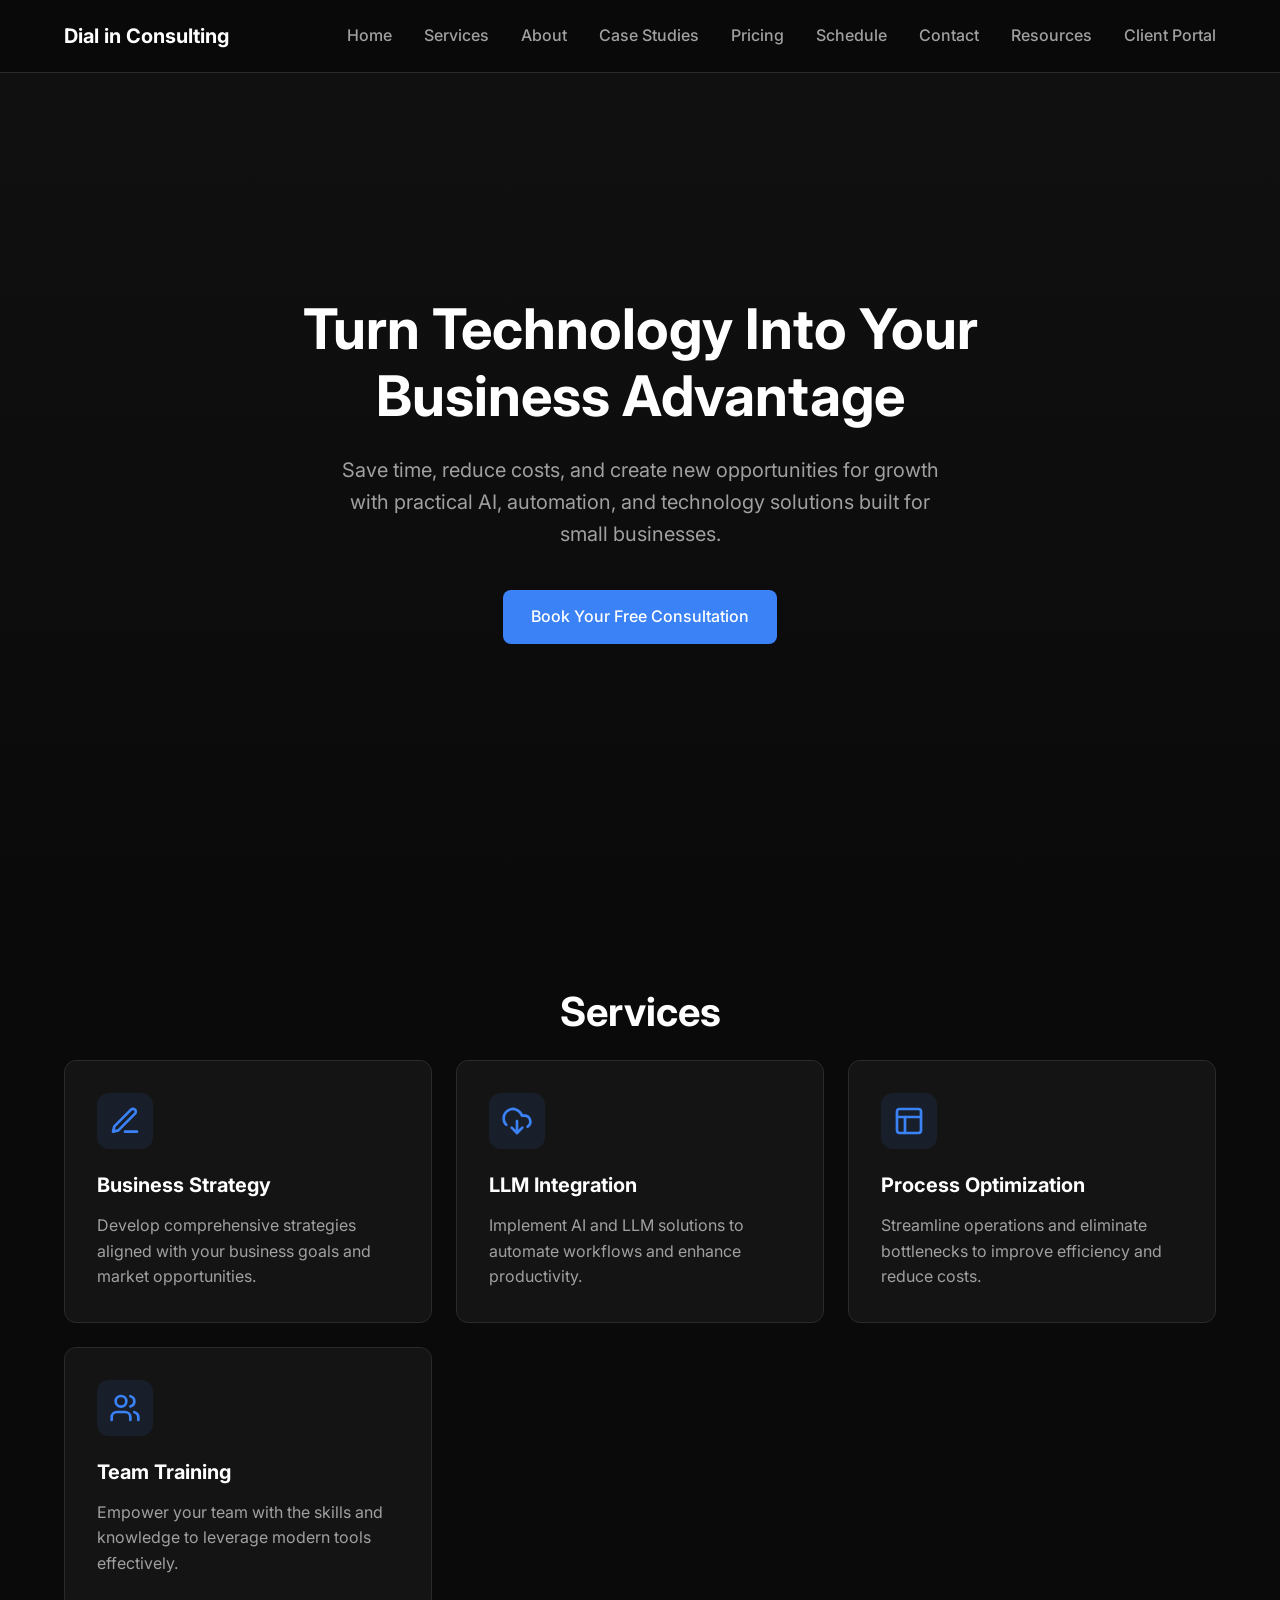
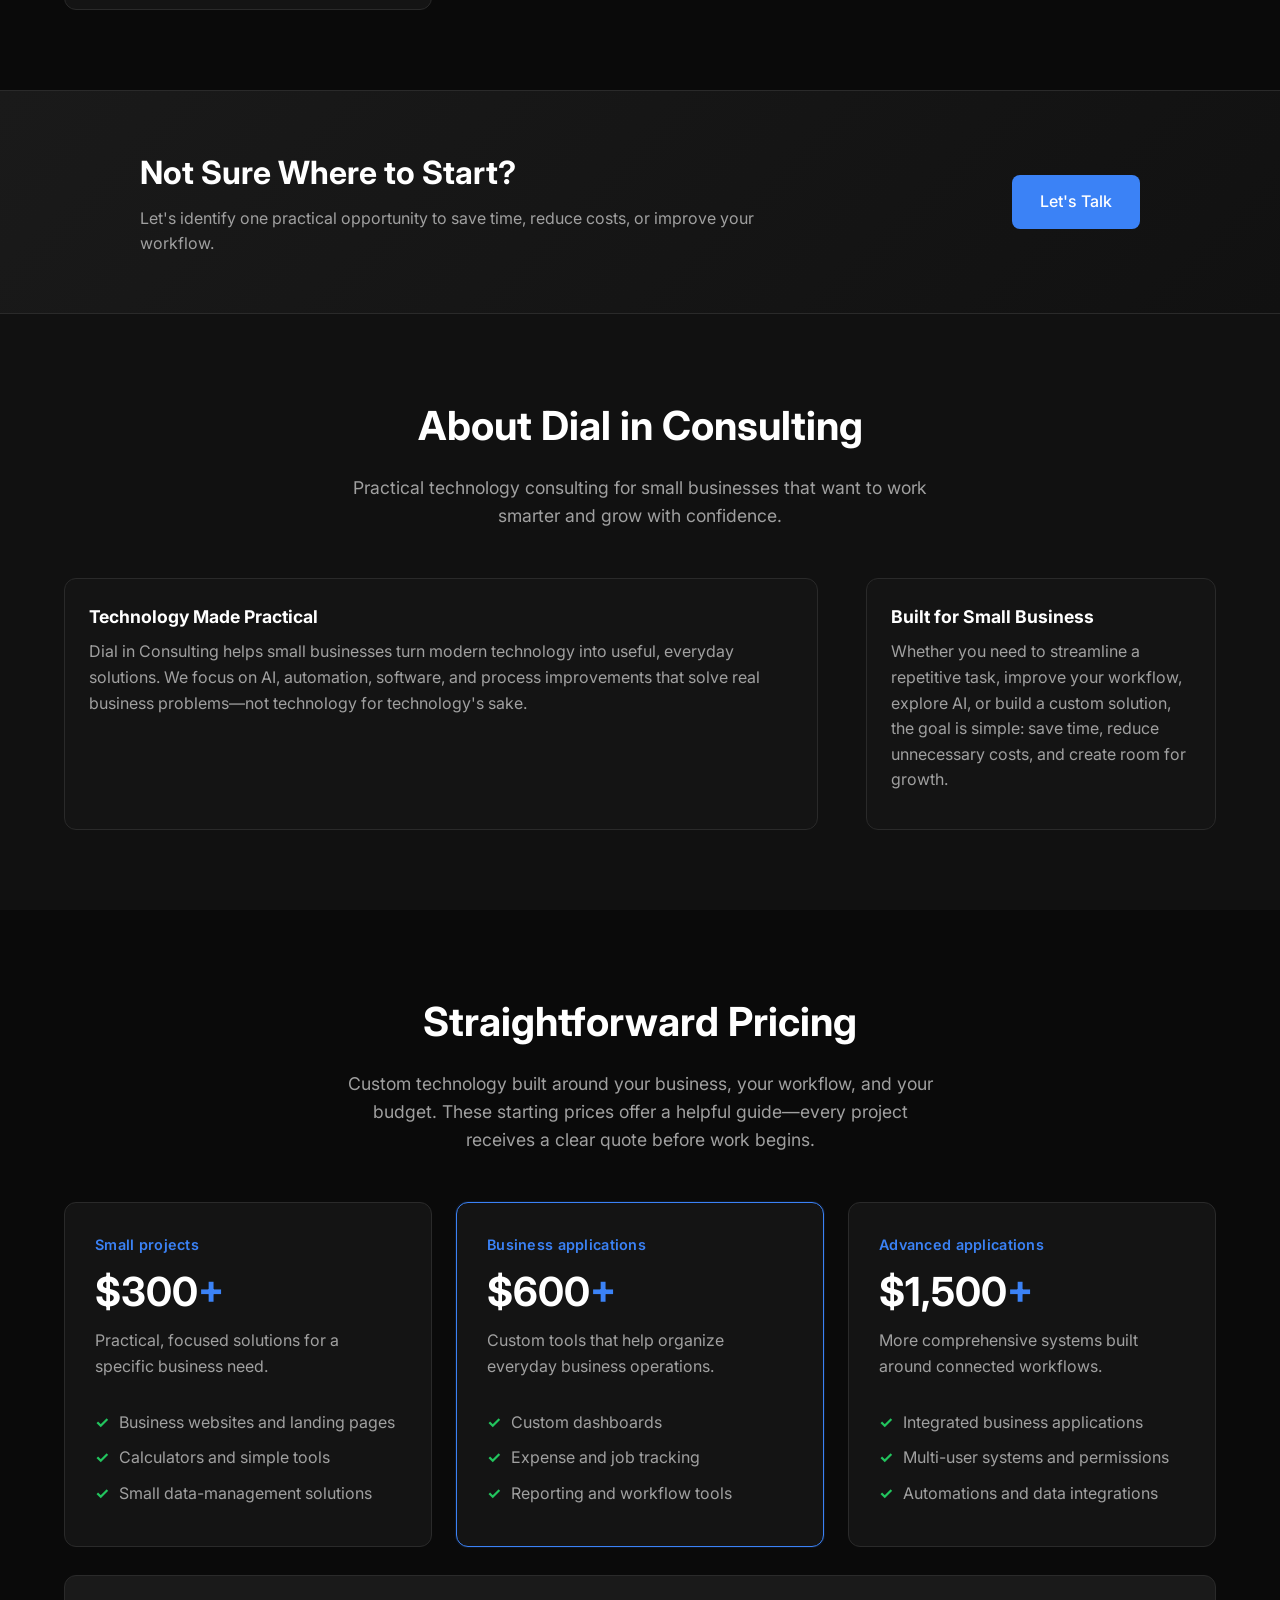
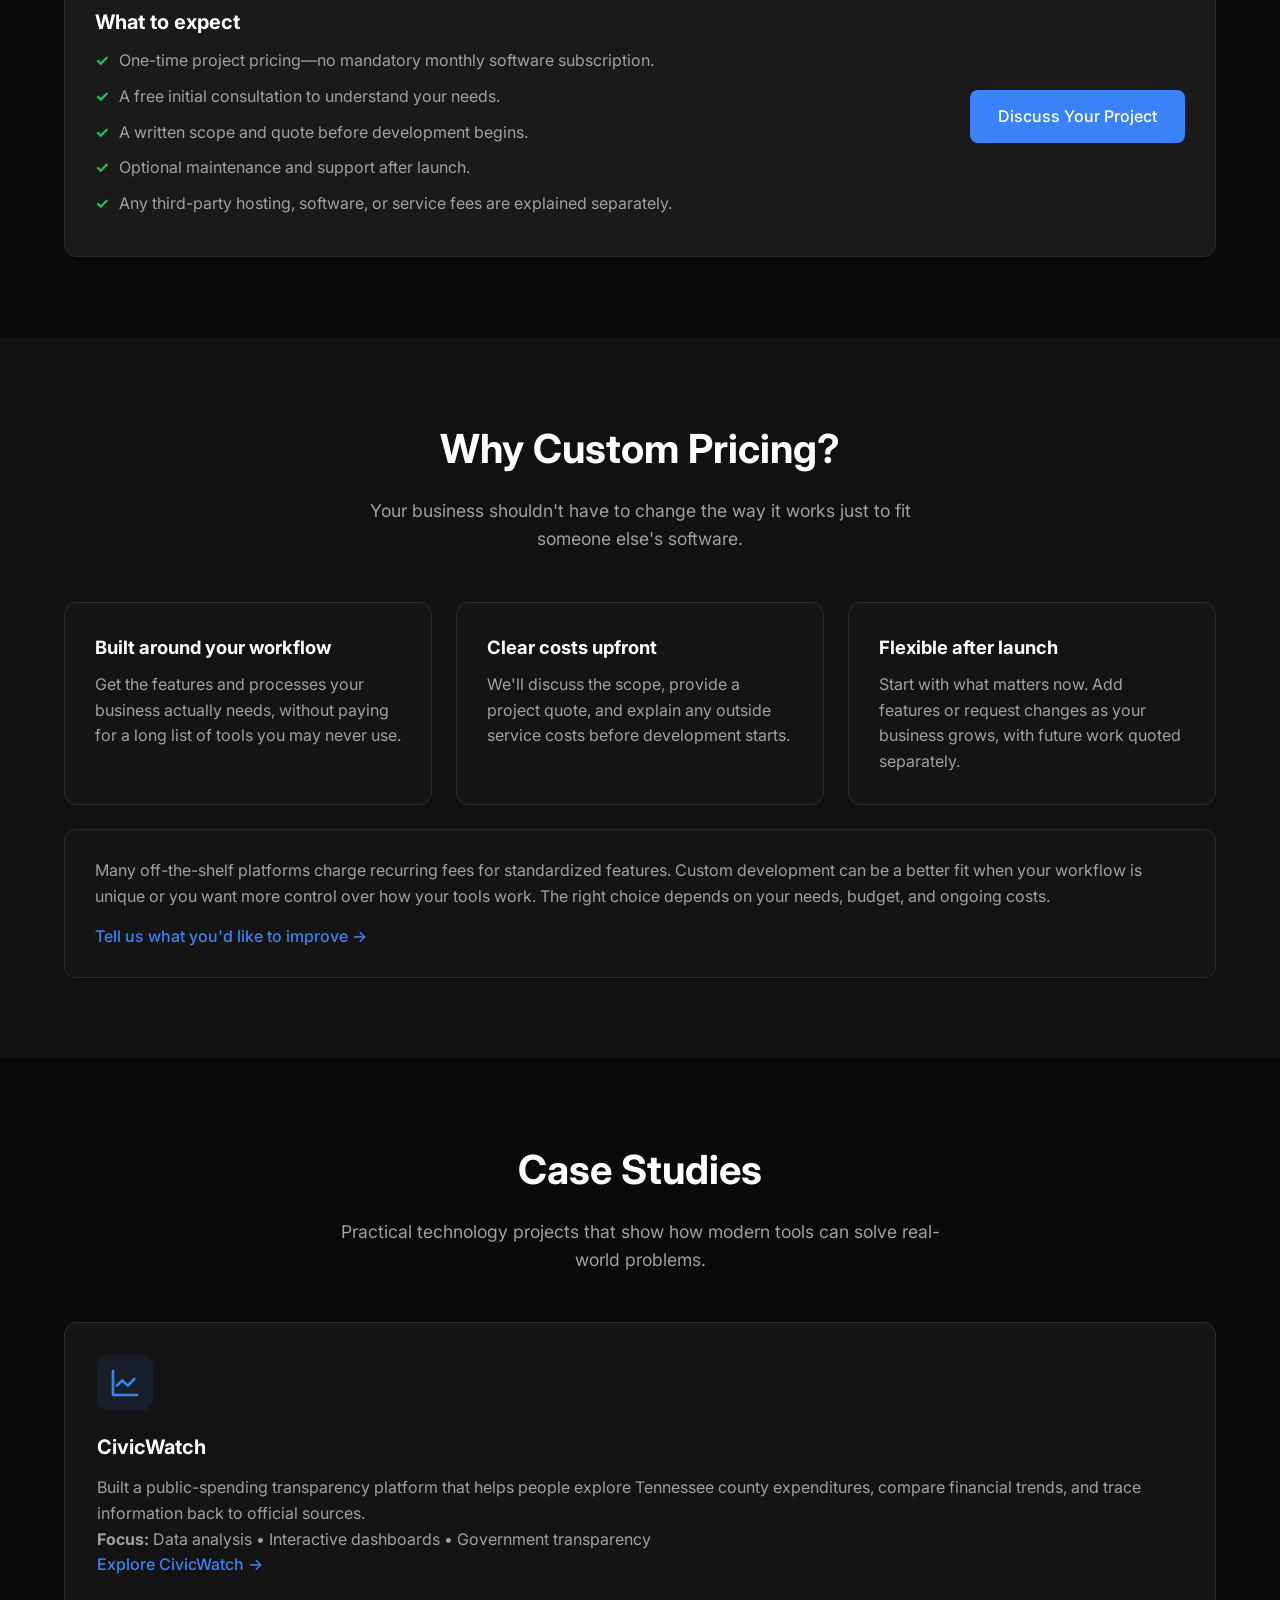
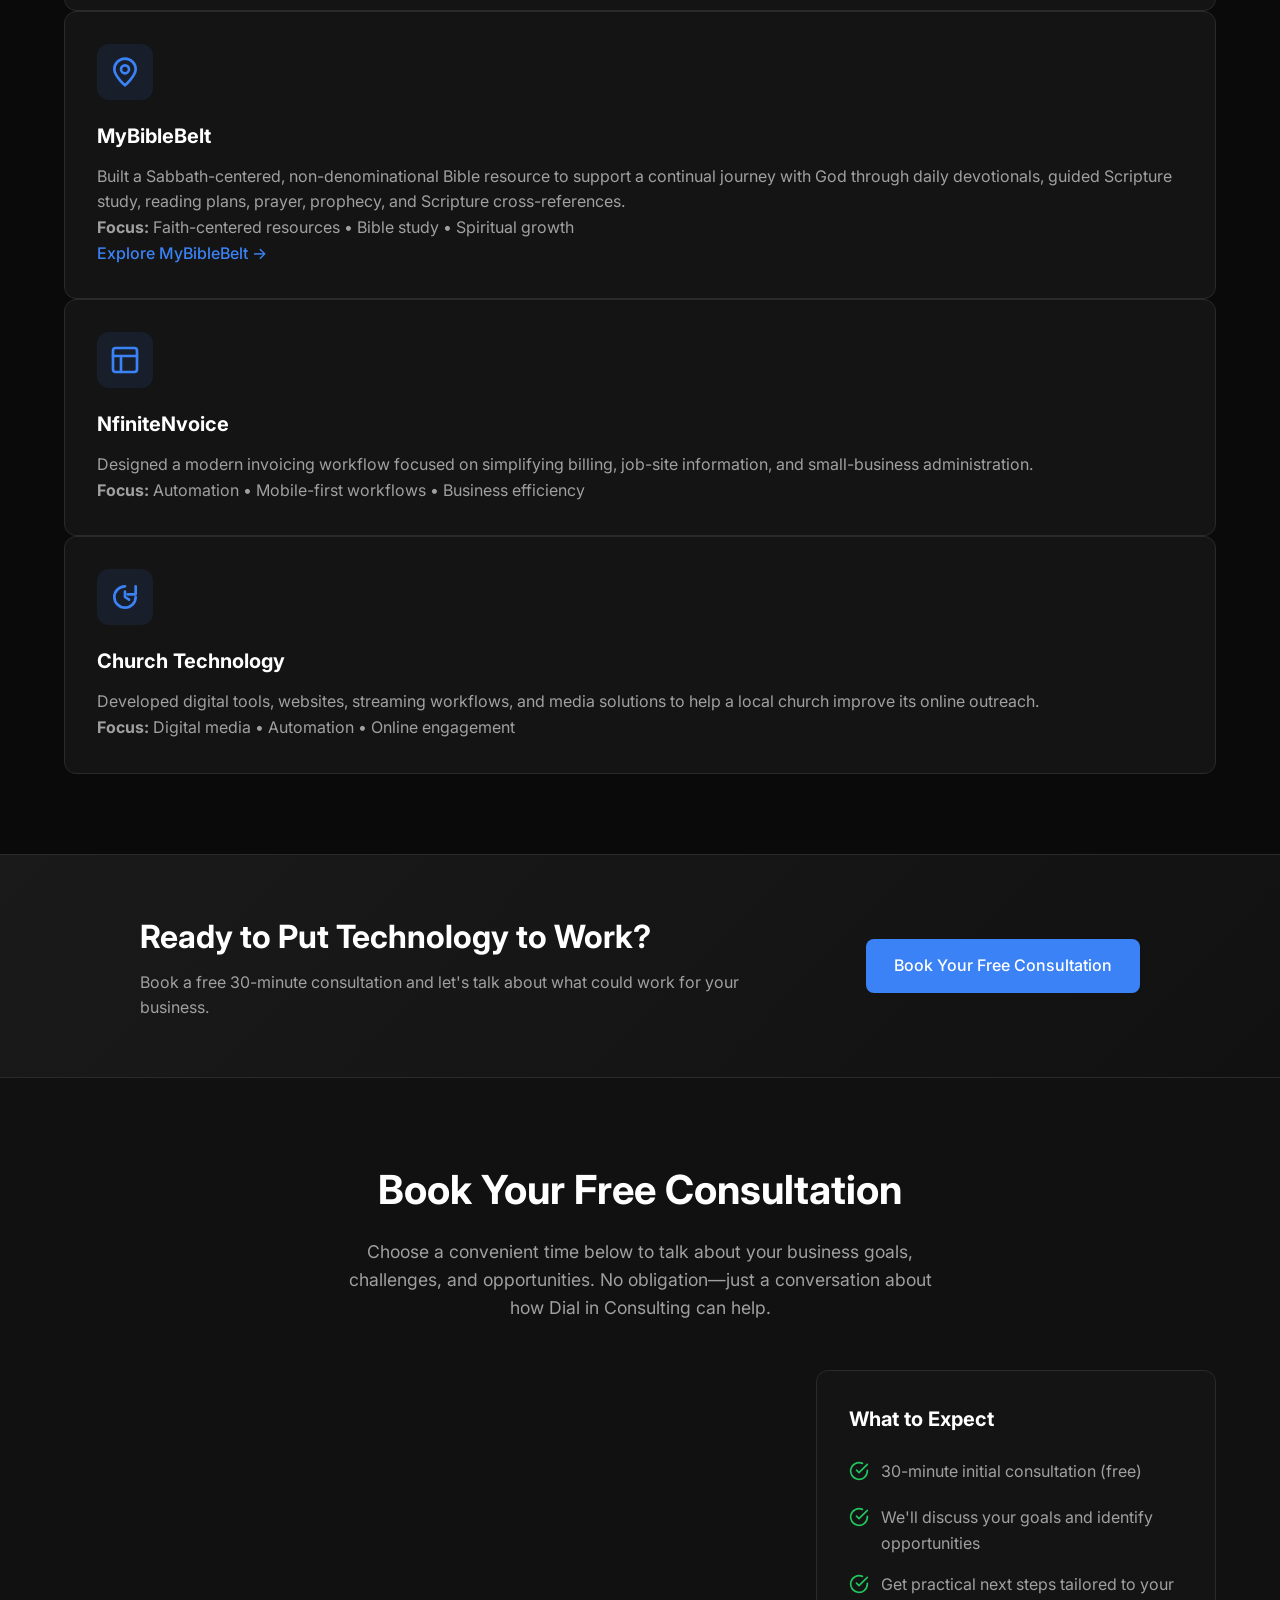
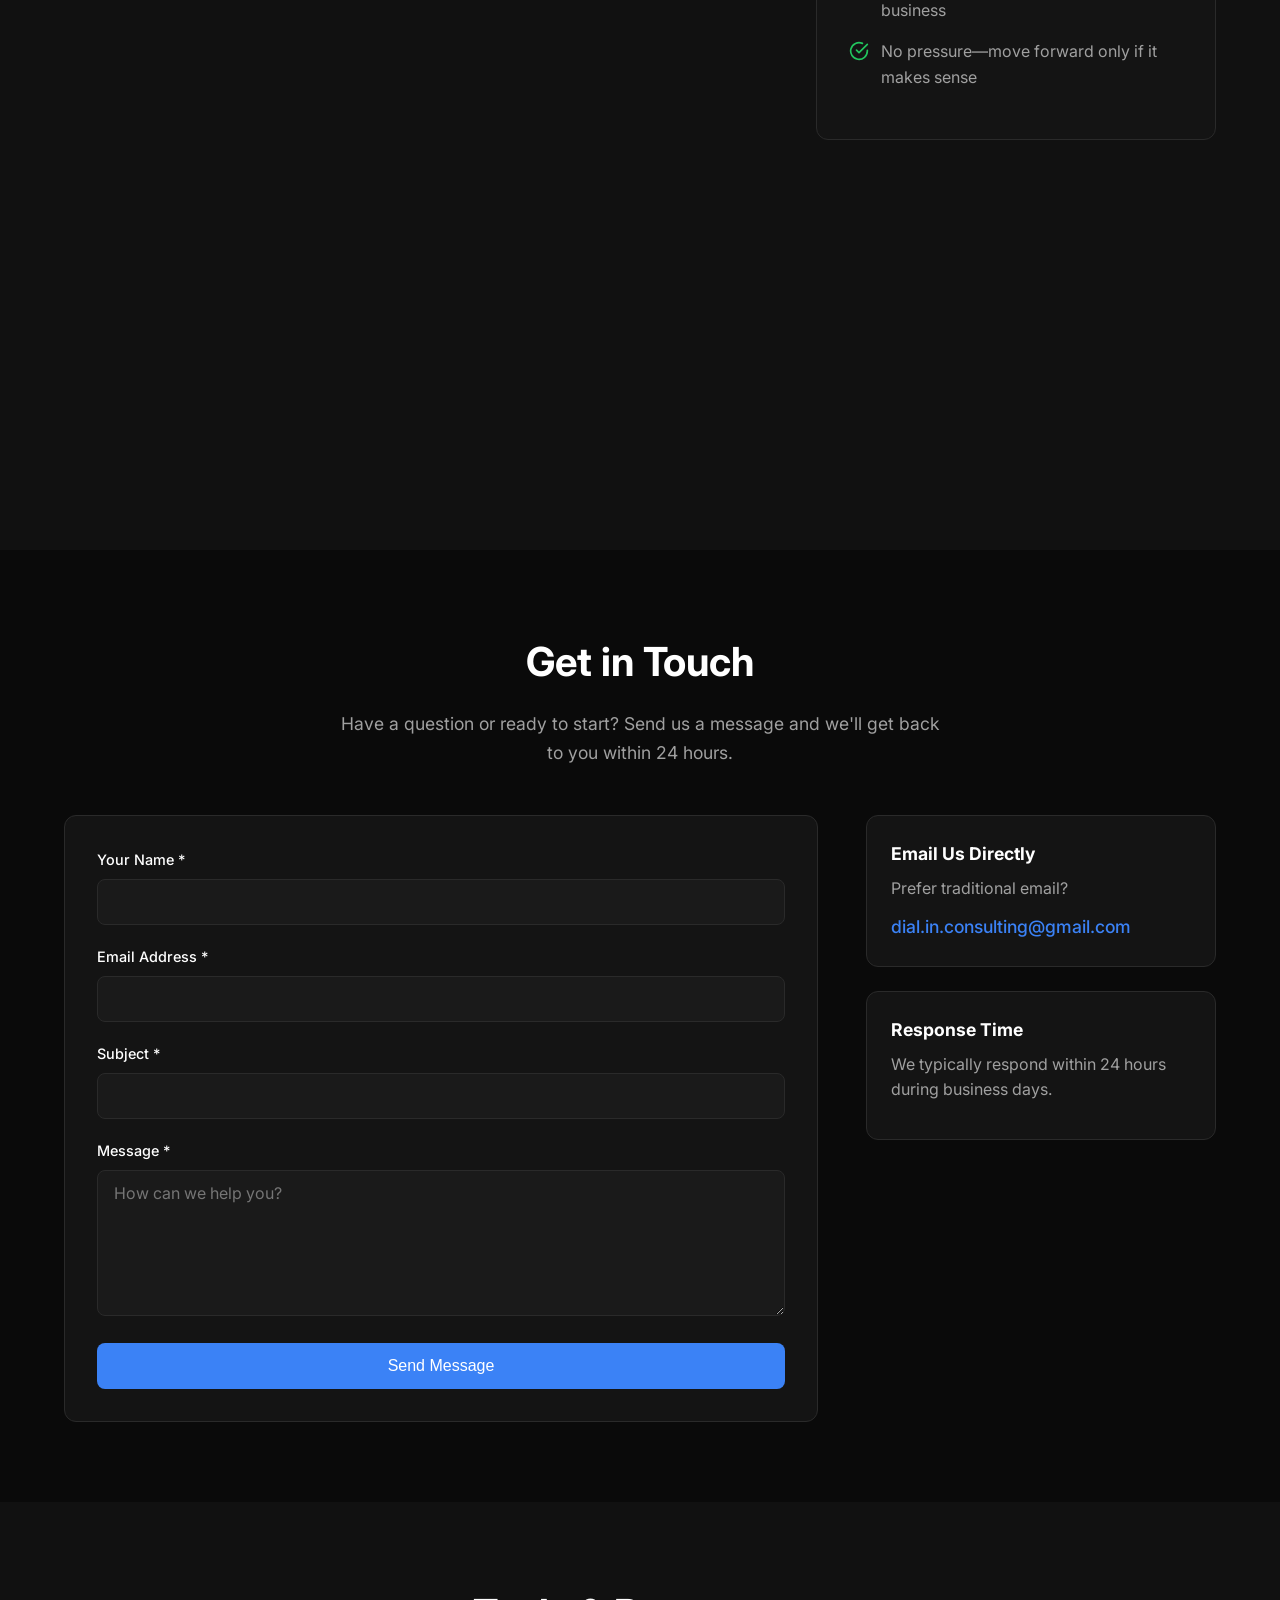
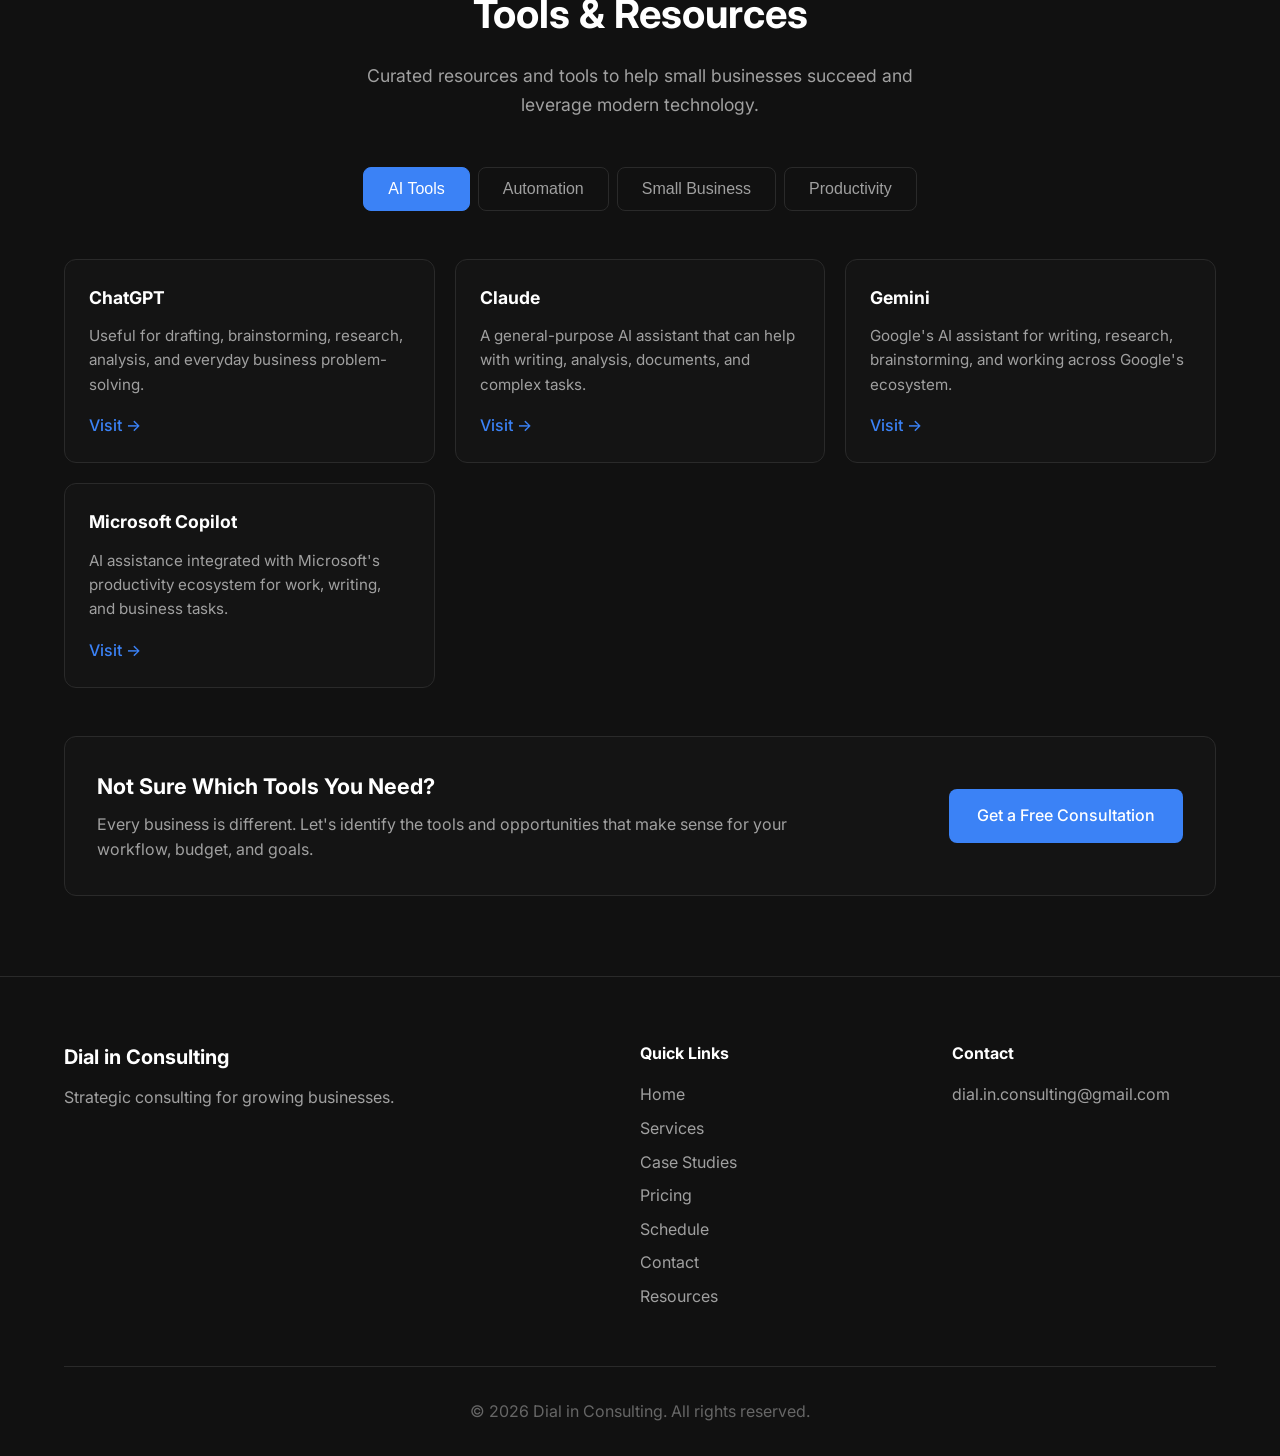
<file: index.html>
<!DOCTYPE html>
<html lang="en">
<head>
    <meta charset="UTF-8">
    <meta name="viewport" content="width=device-width, initial-scale=1.0">
    <meta name="description" content="Dial in Consulting provides practical AI, automation, software, and technology consulting for small businesses. Save time, reduce costs, and create opportunities for growth.">
    <meta name="robots" content="index, follow">
    <link rel="canonical" href="https://jdmarlow86.github.io/dial-in-consulting/">
    <meta property="og:type" content="website">
    <meta property="og:title" content="Dial in Consulting | Practical Technology Consulting for Small Businesses">
    <meta property="og:description" content="Practical AI, automation, and technology solutions that help small businesses save time, reduce costs, and grow.">
    <meta property="og:url" content="https://jdmarlow86.github.io/dial-in-consulting/">
    <meta name="twitter:card" content="summary">
    <meta name="twitter:title" content="Dial in Consulting | Practical Technology Consulting">
    <meta name="twitter:description" content="Practical AI, automation, and technology solutions for small businesses.">
    <title>Dial in Consulting | AI & Automation Consulting for Small Businesses</title>
    <link rel="stylesheet" href="styles.css">
    <script type="application/ld+json">
    {
        "@context": "https://schema.org",
        "@type": "ProfessionalService",
        "name": "Dial in Consulting",
        "url": "https://jdmarlow86.github.io/dial-in-consulting/",
        "description": "Practical AI, automation, software, and technology consulting for small businesses.",
        "email": "dial.in.consulting@gmail.com",
        "areaServed": "United States",
        "serviceType": [
            "Business Strategy Consulting",
            "AI and LLM Integration",
            "Process Optimization",
            "Technology Consulting",
            "Team Training"
        ]
    }
    </script>

    <link rel="preconnect" href="https://fonts.googleapis.com">
    <link rel="preconnect" href="https://fonts.gstatic.com" crossorigin>
    <link href="https://fonts.googleapis.com/css2?family=Inter:wght@300;400;500;600;700&display=swap" rel="stylesheet">
</head>
<body>
    <nav class="navbar">
        <div class="nav-container">
            <a href="#home" class="logo">Dial in Consulting</a>
            <button class="mobile-menu-btn" id="mobileMenuBtn" aria-label="Open navigation menu" aria-expanded="false" aria-controls="navLinks">
                <span></span><span></span><span></span>
            </button>
            <ul class="nav-links" id="navLinks">
                <li><a href="#home">Home</a></li><li><a href="#services">Services</a></li><li><a href="#about">About</a></li><li><a href="#case-studies">Case Studies</a></li><li><a href="#pricing">Pricing</a></li><li><a href="#schedule">Schedule</a></li><li><a href="#contact">Contact</a></li><li><a href="#resources">Resources</a></li><li><a href="client.html">Client Portal</a></li>
            </ul>
        </div>
    </nav>

    <section id="home" class="hero">
        <div class="hero-content">
            <h1>Turn Technology Into Your Business Advantage</h1>
            <p>Save time, reduce costs, and create new opportunities for growth with practical AI, automation, and technology solutions built for small businesses.</p>
            <a href="#schedule" class="btn btn-primary">Book Your Free Consultation</a>
        </div>
    </section>

    <section id="services" class="section">
        <div class="container">
            <h2 class="section-title">Services</h2>
            <div class="services-grid">
                <div class="service-card"><div class="service-icon" aria-hidden="true"><svg xmlns="http://www.w3.org/2000/svg" width="32" height="32" viewBox="0 0 24 24" fill="none" stroke="currentColor" stroke-width="2" stroke-linecap="round" stroke-linejoin="round"><path d="M12 20h9"/><path d="M16.5 3.5a2.121 2.121 0 0 1 3 3L7 19l-4 1 1-4L16.5 3.5z"/></svg></div><h3>Business Strategy</h3><p>Develop comprehensive strategies aligned with your business goals and market opportunities.</p></div>
                <div class="service-card"><div class="service-icon"><svg xmlns="http://www.w3.org/2000/svg" width="32" height="32" viewBox="0 0 24 24" fill="none" stroke="currentColor" stroke-width="2" stroke-linecap="round" stroke-linejoin="round"><path d="M4 14.899A7 7 0 1 1 15.71 8h1.79a4.5 4.5 0 0 1 2.5 8.242"/><path d="M12 12v9"/><path d="m8 17 4 4 4-4"/></svg></div><h3>LLM Integration</h3><p>Implement AI and LLM solutions to automate workflows and enhance productivity.</p></div>
                <div class="service-card"><div class="service-icon"><svg xmlns="http://www.w3.org/2000/svg" width="32" height="32" viewBox="0 0 24 24" fill="none" stroke="currentColor" stroke-width="2" stroke-linecap="round" stroke-linejoin="round"><rect width="18" height="18" x="3" y="3" rx="2"/><path d="M3 9h18"/><path d="M9 21V9"/></svg></div><h3>Process Optimization</h3><p>Streamline operations and eliminate bottlenecks to improve efficiency and reduce costs.</p></div>
                <div class="service-card"><div class="service-icon"><svg xmlns="http://www.w3.org/2000/svg" width="32" height="32" viewBox="0 0 24 24" fill="none" stroke="currentColor" stroke-width="2" stroke-linecap="round" stroke-linejoin="round"><path d="M16 21v-2a4 4 0 0 0-4-4H6a4 4 0 0 0-4 4v2"/><circle cx="9" cy="7" r="4"/><path d="M22 21v-2a4 4 0 0 0-3-3.87"/><path d="M16 3.13a4 4 0 0 1 0 7.75"/></svg></div><h3>Team Training</h3><p>Empower your team with the skills and knowledge to leverage modern tools effectively.</p></div>
            </div>
        </div>
    </section>

    <section class="cta-section">
        <div class="container">
            <div class="cta-content">
                <div>
                    <h2>Not Sure Where to Start?</h2>
                    <p>Let's identify one practical opportunity to save time, reduce costs, or improve your workflow.</p>
                </div>
                <a href="#schedule" class="btn btn-primary">Let's Talk</a>
            </div>
        </div>
    </section>

    <section id="about" class="section section-alt">
        <div class="container">
            <h2 class="section-title">About Dial in Consulting</h2>
            <p class="section-subtitle">Practical technology consulting for small businesses that want to work smarter and grow with confidence.</p>
            <div class="contact-grid">
                <div class="contact-card">
                    <h3>Technology Made Practical</h3>
                    <p>Dial in Consulting helps small businesses turn modern technology into useful, everyday solutions. We focus on AI, automation, software, and process improvements that solve real business problems—not technology for technology's sake.</p>
                </div>
                <div class="contact-card">
                    <h3>Built for Small Business</h3>
                    <p>Whether you need to streamline a repetitive task, improve your workflow, explore AI, or build a custom solution, the goal is simple: save time, reduce unnecessary costs, and create room for growth.</p>
                </div>
            </div>
        </div>
    </section>


    <section id="pricing" class="section">
        <div class="container">
            <h2 class="section-title">Straightforward Pricing</h2>
            <p class="section-subtitle">Custom technology built around your business, your workflow, and your budget. These starting prices offer a helpful guide—every project receives a clear quote before work begins.</p>

            <div class="pricing-grid">
                <article class="pricing-card">
                    <span class="pricing-label">Small projects</span>
                    <h3>$300<span>+</span></h3>
                    <p>Practical, focused solutions for a specific business need.</p>
                    <ul>
                        <li>Business websites and landing pages</li>
                        <li>Calculators and simple tools</li>
                        <li>Small data-management solutions</li>
                    </ul>
                </article>
                <article class="pricing-card pricing-card-featured">
                    <span class="pricing-label">Business applications</span>
                    <h3>$600<span>+</span></h3>
                    <p>Custom tools that help organize everyday business operations.</p>
                    <ul>
                        <li>Custom dashboards</li>
                        <li>Expense and job tracking</li>
                        <li>Reporting and workflow tools</li>
                    </ul>
                </article>
                <article class="pricing-card">
                    <span class="pricing-label">Advanced applications</span>
                    <h3>$1,500<span>+</span></h3>
                    <p>More comprehensive systems built around connected workflows.</p>
                    <ul>
                        <li>Integrated business applications</li>
                        <li>Multi-user systems and permissions</li>
                        <li>Automations and data integrations</li>
                    </ul>
                </article>
            </div>

            <div class="pricing-notes">
                <div>
                    <h3>What to expect</h3>
                    <ul>
                        <li>One-time project pricing—no mandatory monthly software subscription.</li>
                        <li>A free initial consultation to understand your needs.</li>
                        <li>A written scope and quote before development begins.</li>
                        <li>Optional maintenance and support after launch.</li>
                        <li>Any third-party hosting, software, or service fees are explained separately.</li>
                    </ul>
                </div>
                <a href="#schedule" class="btn btn-primary">Discuss Your Project</a>
            </div>
        </div>
    </section>

    <section id="why-custom-pricing" class="section section-alt">
        <div class="container">
            <h2 class="section-title">Why Custom Pricing?</h2>
            <p class="section-subtitle">Your business shouldn't have to change the way it works just to fit someone else's software.</p>
            <div class="custom-pricing-grid">
                <article class="custom-pricing-card">
                    <h3>Built around your workflow</h3>
                    <p>Get the features and processes your business actually needs, without paying for a long list of tools you may never use.</p>
                </article>
                <article class="custom-pricing-card">
                    <h3>Clear costs upfront</h3>
                    <p>We'll discuss the scope, provide a project quote, and explain any outside service costs before development starts.</p>
                </article>
                <article class="custom-pricing-card">
                    <h3>Flexible after launch</h3>
                    <p>Start with what matters now. Add features or request changes as your business grows, with future work quoted separately.</p>
                </article>
            </div>
            <div class="custom-pricing-callout">
                <p>Many off-the-shelf platforms charge recurring fees for standardized features. Custom development can be a better fit when your workflow is unique or you want more control over how your tools work. The right choice depends on your needs, budget, and ongoing costs.</p>
                <a href="#contact" class="tool-link">Tell us what you'd like to improve →</a>
            </div>
        </div>
    </section>

    <section id="case-studies" class="section">
        <div class="container">
            <h2 class="section-title">Case Studies</h2>
            <p class="section-subtitle">Practical technology projects that show how modern tools can solve real-world problems.</p>
            <div class="services-grid">
                <div class="service-card">
                    <div class="service-icon" aria-hidden="true"><svg xmlns="http://www.w3.org/2000/svg" width="32" height="32" viewBox="0 0 24 24" fill="none" stroke="currentColor" stroke-width="2" stroke-linecap="round" stroke-linejoin="round"><path d="M3 3v18h18"/><path d="m19 9-5 5-4-4-4 4"/></svg></div>
                    <h3>CivicWatch</h3>
                    <p>Built a public-spending transparency platform that helps people explore Tennessee county expenditures, compare financial trends, and trace information back to official sources.</p>
                    <p><strong>Focus:</strong> Data analysis • Interactive dashboards • Government transparency</p>
                    <p><a href="https://jdmarlow86.github.io/CivicWatch" target="_blank" rel="noopener noreferrer" class="tool-link">Explore CivicWatch →</a></p>
                </div>
            </div>
                <div class="service-card">
                    <div class="service-icon"><svg xmlns="http://www.w3.org/2000/svg" width="32" height="32" viewBox="0 0 24 24" fill="none" stroke="currentColor" stroke-width="2" stroke-linecap="round" stroke-linejoin="round"><circle cx="12" cy="10" r="3"/><path d="M12 2a8 8 0 0 0-8 8c0 5 8 12 8 12s8-7 8-12a8 8 0 0 0-8-8Z"/></svg></div>
                    <h3>MyBibleBelt</h3>
                    <p>Built a Sabbath-centered, non-denominational Bible resource to support a continual journey with God through daily devotionals, guided Scripture study, reading plans, prayer, prophecy, and Scripture cross-references.</p>
                    <p><strong>Focus:</strong> Faith-centered resources • Bible study • Spiritual growth</p>
                    <p><a href="https://jdmarlow86.github.io/mybiblebelt/" target="_blank" rel="noopener noreferrer" class="tool-link">Explore MyBibleBelt →</a></p>
                </div>
                <div class="service-card">
                    <div class="service-icon"><svg xmlns="http://www.w3.org/2000/svg" width="32" height="32" viewBox="0 0 24 24" fill="none" stroke="currentColor" stroke-width="2" stroke-linecap="round" stroke-linejoin="round"><rect width="18" height="18" x="3" y="3" rx="2"/><path d="M3 9h18"/><path d="M9 21V9"/></svg></div>
                    <h3>NfiniteNvoice</h3>
                    <p>Designed a modern invoicing workflow focused on simplifying billing, job-site information, and small-business administration.</p>
                    <p><strong>Focus:</strong> Automation • Mobile-first workflows • Business efficiency</p>
                </div>
                <div class="service-card">
                    <div class="service-icon"><svg xmlns="http://www.w3.org/2000/svg" width="32" height="32" viewBox="0 0 24 24" fill="none" stroke="currentColor" stroke-width="2" stroke-linecap="round" stroke-linejoin="round"><path d="M20 12a8 8 0 1 1-8-8"/><path d="M20 4v6h-6"/><path d="M12 8v4l3 2"/></svg></div>
                    <h3>Church Technology</h3>
                    <p>Developed digital tools, websites, streaming workflows, and media solutions to help a local church improve its online outreach.</p>
                    <p><strong>Focus:</strong> Digital media • Automation • Online engagement</p>
                </div>
            </div>
        </div>
    </section>

    <section class="cta-section">
        <div class="container">
            <div class="cta-content">
                <div>
                    <h2>Ready to Put Technology to Work?</h2>
                    <p>Book a free 30-minute consultation and let's talk about what could work for your business.</p>
                </div>
                <a href="#schedule" class="btn btn-primary">Book Your Free Consultation</a>
            </div>
        </div>
    </section>

    <section id="schedule" class="section section-alt">
        <div class="container">
            <h2 class="section-title">Book Your Free Consultation</h2>
            <p class="section-subtitle">Choose a convenient time below to talk about your business goals, challenges, and opportunities. No obligation—just a conversation about how Dial in Consulting can help.</p>
            <div class="schedule-form-container">
                <div class="calendly-inline-widget" data-url="https://calendly.com/jonmarlow" style="min-width:320px;height:700px;"></div>
                <noscript>
                    <p>JavaScript is required to use the embedded scheduler. <a href="https://calendly.com/jonmarlow" target="_blank" rel="noopener noreferrer">Open the Dial in Consulting scheduling page</a>.</p>
                </noscript>
                <div class="schedule-info">
                    <h3>What to Expect</h3>
                    <ul class="info-list">
                        <li><span class="info-icon" aria-hidden="true"><svg xmlns="http://www.w3.org/2000/svg" width="20" height="20" viewBox="0 0 24 24" fill="none" stroke="currentColor" stroke-width="2" stroke-linecap="round" stroke-linejoin="round"><path d="M22 11.08V12a10 10 0 1 1-5.93-9.14"/><polyline points="22 4 12 14.01 9 11.01"/></svg></span>30-minute initial consultation (free)</li>
                        <li><span class="info-icon"><svg xmlns="http://www.w3.org/2000/svg" width="20" height="20" viewBox="0 0 24 24" fill="none" stroke="currentColor" stroke-width="2" stroke-linecap="round" stroke-linejoin="round"><path d="M22 11.08V12a10 10 0 1 1-5.93-9.14"/><polyline points="22 4 12 14.01 9 11.01"/></svg></span>We'll discuss your goals and identify opportunities</li>
                        <li><span class="info-icon"><svg xmlns="http://www.w3.org/2000/svg" width="20" height="20" viewBox="0 0 24 24" fill="none" stroke="currentColor" stroke-width="2" stroke-linecap="round" stroke-linejoin="round"><path d="M22 11.08V12a10 10 0 1 1-5.93-9.14"/><polyline points="22 4 12 14.01 9 11.01"/></svg></span>Get practical next steps tailored to your business</li>
                        <li><span class="info-icon"><svg xmlns="http://www.w3.org/2000/svg" width="20" height="20" viewBox="0 0 24 24" fill="none" stroke="currentColor" stroke-width="2" stroke-linecap="round" stroke-linejoin="round"><path d="M22 11.08V12a10 10 0 1 1-5.93-9.14"/><polyline points="22 4 12 14.01 9 11.01"/></svg></span>No pressure—move forward only if it makes sense</li>
                    </ul>
                </div>
            </div>
        </div>
    </section>

    <section id="contact" class="section">
        <div class="container">
            <h2 class="section-title">Get in Touch</h2>
            <p class="section-subtitle">Have a question or ready to start? Send us a message and we'll get back to you within 24 hours.</p>
            <div class="contact-grid">
                <form id="contactForm" class="form contact-form">
                    <div class="form-group"><label for="contact-name">Your Name *</label><input type="text" id="contact-name" name="name" required></div>
                    <div class="form-group"><label for="contact-email">Email Address *</label><input type="email" id="contact-email" name="email" required></div>
                    <div class="form-group"><label for="contact-subject">Subject *</label><input type="text" id="contact-subject" name="subject" required></div>
                    <div class="form-group"><label for="contact-message">Message *</label><textarea id="contact-message" name="message" rows="6" required placeholder="How can we help you?"></textarea></div>
                    <button type="submit" class="btn btn-primary btn-full">Send Message</button>
                </form>
                <div class="contact-info">
                    <div class="contact-card"><h3>Email Us Directly</h3><p>Prefer traditional email?</p><a href="mailto:dial.in.consulting@gmail.com" class="email-link">dial.in.consulting@gmail.com</a></div>
                    <div class="contact-card"><h3>Response Time</h3><p>We typically respond within 24 hours during business days.</p></div>
                </div>
            </div>
        </div>
    </section>

    <section id="resources" class="section section-alt">
        <div class="container">
            <h2 class="section-title">Tools & Resources</h2>
            <p class="section-subtitle">Curated resources and tools to help small businesses succeed and leverage modern technology.</p>
            <div class="resources-tabs">
                <button class="tab-btn active" data-tab="ai-tools">AI Tools</button><button class="tab-btn" data-tab="automation">Automation</button><button class="tab-btn" data-tab="small-business">Small Business</button><button class="tab-btn" data-tab="productivity">Productivity</button>
            </div>
            <div class="tab-content active" id="ai-tools"><div class="tools-grid">
                <div class="tool-card"><div class="tool-header"><h4>ChatGPT</h4></div><p>Useful for drafting, brainstorming, research, analysis, and everyday business problem-solving.</p><a href="https://chatgpt.com" target="_blank" rel="noopener noreferrer" class="tool-link">Visit →</a></div>
                <div class="tool-card"><div class="tool-header"><h4>Claude</h4></div><p>A general-purpose AI assistant that can help with writing, analysis, documents, and complex tasks.</p><a href="https://claude.ai" target="_blank" rel="noopener noreferrer" class="tool-link">Visit →</a></div>
                <div class="tool-card"><div class="tool-header"><h4>Gemini</h4></div><p>Google's AI assistant for writing, research, brainstorming, and working across Google's ecosystem.</p><a href="https://gemini.google.com" target="_blank" rel="noopener noreferrer" class="tool-link">Visit →</a></div>
                <div class="tool-card"><div class="tool-header"><h4>Microsoft Copilot</h4></div><p>AI assistance integrated with Microsoft's productivity ecosystem for work, writing, and business tasks.</p><a href="https://www.microsoft.com/en-us/microsoft-365-copilot" target="_blank" rel="noopener noreferrer" class="tool-link">Visit →</a></div>
            </div></div>
            <div class="tab-content" id="automation"><div class="tools-grid">
                <div class="tool-card"><div class="tool-header"><h4>Zapier</h4></div><p>Connect apps and automate repetitive tasks using triggers, actions, and AI-powered workflows.</p><a href="https://zapier.com" target="_blank" rel="noopener noreferrer" class="tool-link">Visit →</a></div>
                <div class="tool-card"><div class="tool-header"><h4>Make</h4></div><p>Build visual, multi-step automations that connect apps, data, and AI workflows.</p><a href="https://www.make.com" target="_blank" rel="noopener noreferrer" class="tool-link">Visit →</a></div>
                <div class="tool-card"><div class="tool-header"><h4>n8n</h4></div><p>A flexible workflow automation platform for connecting services and building customized automations.</p><a href="https://n8n.io" target="_blank" rel="noopener noreferrer" class="tool-link">Visit →</a></div>
                <div class="tool-card"><div class="tool-header"><h4>Power Automate</h4></div><p>Microsoft's workflow automation platform for connecting apps, files, notifications, and business processes.</p><a href="https://www.microsoft.com/en-us/power-platform/products/power-automate" target="_blank" rel="noopener noreferrer" class="tool-link">Visit →</a></div>
            </div></div>
            <div class="tab-content" id="small-business"><div class="tools-grid">
                <div class="tool-card"><div class="tool-header"><h4>Google Workspace</h4></div><p>A suite of email, documents, spreadsheets, storage, meetings, and collaboration tools for businesses.</p><a href="https://workspace.google.com" target="_blank" rel="noopener noreferrer" class="tool-link">Visit →</a></div>
                <div class="tool-card"><div class="tool-header"><h4>Microsoft 365</h4></div><p>Business productivity tools including Outlook, Word, Excel, Teams, OneDrive, and more.</p><a href="https://www.microsoft.com/en-us/microsoft-365" target="_blank" rel="noopener noreferrer" class="tool-link">Visit →</a></div>
                <div class="tool-card"><div class="tool-header"><h4>QuickBooks</h4></div><p>Accounting and financial management tools designed to help small businesses manage their books and finances.</p><a href="https://quickbooks.intuit.com" target="_blank" rel="noopener noreferrer" class="tool-link">Visit →</a></div>
                <div class="tool-card"><div class="tool-header"><h4>Square</h4></div><p>Tools for payments, point of sale, invoicing, appointments, and other small-business operations.</p><a href="https://squareup.com" target="_blank" rel="noopener noreferrer" class="tool-link">Visit →</a></div>
            </div></div>
            <div class="tab-content" id="productivity"><div class="tools-grid">
                <div class="tool-card"><div class="tool-header"><h4>Notion</h4></div><p>Flexible workspace for notes, documentation, projects, knowledge management, and team collaboration.</p><a href="https://www.notion.so" target="_blank" rel="noopener noreferrer" class="tool-link">Visit →</a></div>
                <div class="tool-card"><div class="tool-header"><h4>Trello</h4></div><p>Simple visual boards for organizing projects, tasks, workflows, and team responsibilities.</p><a href="https://trello.com" target="_blank" rel="noopener noreferrer" class="tool-link">Visit →</a></div>
                <div class="tool-card"><div class="tool-header"><h4>ClickUp</h4></div><p>An all-in-one work platform for projects, tasks, documents, collaboration, and workflow management.</p><a href="https://clickup.com" target="_blank" rel="noopener noreferrer" class="tool-link">Visit →</a></div>
                <div class="tool-card"><div class="tool-header"><h4>Asana</h4></div><p>Project and task management designed to help teams organize work and keep projects moving.</p><a href="https://asana.com" target="_blank" rel="noopener noreferrer" class="tool-link">Visit →</a></div>
            </div></div>
            <div class="resources-cta" aria-labelledby="resources-cta-title">
                <div>
                    <h3 id="resources-cta-title">Not Sure Which Tools You Need?</h3>
                    <p>Every business is different. Let's identify the tools and opportunities that make sense for your workflow, budget, and goals.</p>
                </div>
                <a href="#schedule" class="btn btn-primary">Get a Free Consultation</a>
            </div>
        </div>
    </section>

    <footer class="footer"><div class="container"><div class="footer-content">
        <div class="footer-brand"><h3>Dial in Consulting</h3><p>Strategic consulting for growing businesses.</p></div>
        <div class="footer-links"><h4>Quick Links</h4><ul><li><a href="#home">Home</a></li><li><a href="#services">Services</a></li><li><a href="#case-studies">Case Studies</a></li><li><a href="#pricing">Pricing</a></li><li><a href="#schedule">Schedule</a></li><li><a href="#contact">Contact</a></li><li><a href="#resources">Resources</a></li></ul></div>
        <div class="footer-contact"><h4>Contact</h4><a href="mailto:dial.in.consulting@gmail.com">dial.in.consulting@gmail.com</a></div>
    </div><div class="footer-bottom"><p>&copy; 2026 Dial in Consulting. All rights reserved.</p></div></div></footer>

    <div class="modal" id="successModal" role="dialog" aria-modal="true" aria-labelledby="modalTitle" aria-describedby="modalMessage"><div class="modal-content"><div class="modal-icon success" aria-hidden="true"><svg xmlns="http://www.w3.org/2000/svg" width="48" height="48" viewBox="0 0 24 24" fill="none" stroke="currentColor" stroke-width="2" stroke-linecap="round" stroke-linejoin="round"><path d="M22 11.08V12a10 10 0 1 1-5.93-9.14"/><polyline points="22 4 12 14.01 9 11.01"/></svg></div><h3 id="modalTitle">Request Submitted!</h3><p id="modalMessage">Thank you for reaching out. We'll get back to you within 24 hours.</p><button class="btn btn-primary" onclick="closeModal()">Close</button></div></div>

    <script src="script.js"></script>
    <script src="https://assets.calendly.com/assets/external/widget.js" async></script>
</body>
</html>
</file>
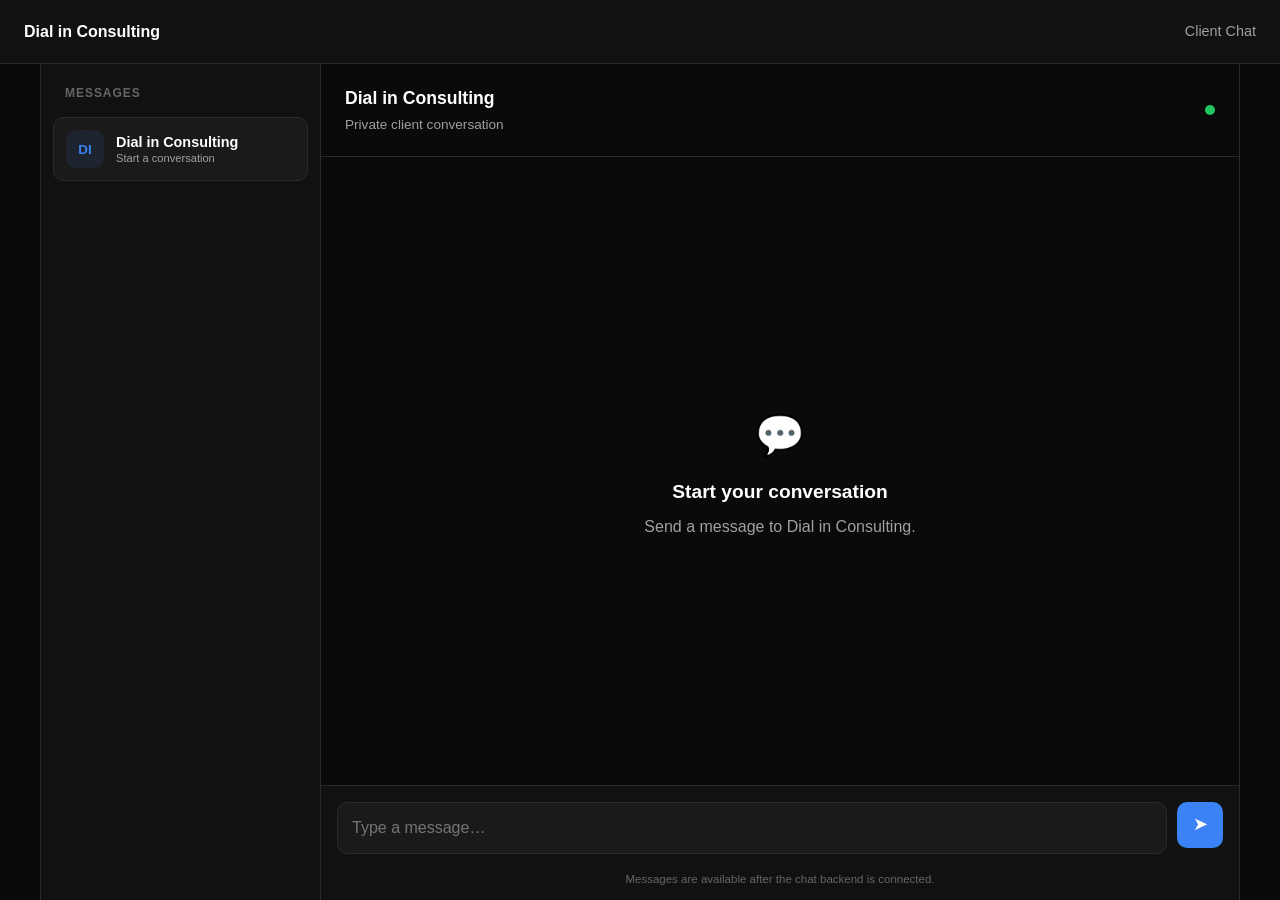
<file: client-chat.html>
<!DOCTYPE html>
<html lang="en">
<head>
  <meta charset="UTF-8">
  <meta name="viewport" content="width=device-width, initial-scale=1.0">
  <meta name="description" content="Dial in Consulting client chat">
  <title>Client Chat | Dial in Consulting</title>
  <link rel="stylesheet" href="styles.css">
  <link rel="stylesheet" href="client-chat.css">
</head>
<body class="chat-page">
  <header class="chat-header">
    <a href="./" class="chat-brand">Dial in Consulting</a>
    <span class="chat-status">Client Chat</span>
  </header>

  <main class="chat-shell">
    <aside class="chat-sidebar">
      <div class="sidebar-title">Messages</div>
      <button class="conversation active" type="button">
        <span class="avatar">DI</span>
        <span class="conversation-copy">
          <strong>Dial in Consulting</strong>
          <small>Start a conversation</small>
        </span>
      </button>
    </aside>

    <section class="chat-panel" aria-label="Client conversation">
      <div class="chat-panel-header">
        <div>
          <h1>Dial in Consulting</h1>
          <p>Private client conversation</p>
        </div>
        <span class="online-dot" title="Online"></span>
      </div>

      <div class="chat-messages" id="chatMessages">
        <div class="empty-chat" id="emptyChat">
          <div class="empty-icon">💬</div>
          <h2>Start your conversation</h2>
          <p>Send a message to Dial in Consulting.</p>
        </div>
      </div>

      <form class="chat-composer" id="chatForm">
        <textarea id="messageInput" rows="1" maxlength="2000" placeholder="Type a message…" aria-label="Message"></textarea>
        <button class="send-btn" type="submit" aria-label="Send message">➤</button>
      </form>
      <p class="chat-note">Messages are available after the chat backend is connected.</p>
    </section>
  </main>

  <script src="client-chat.js"></script>
</body>
</html>
</file>
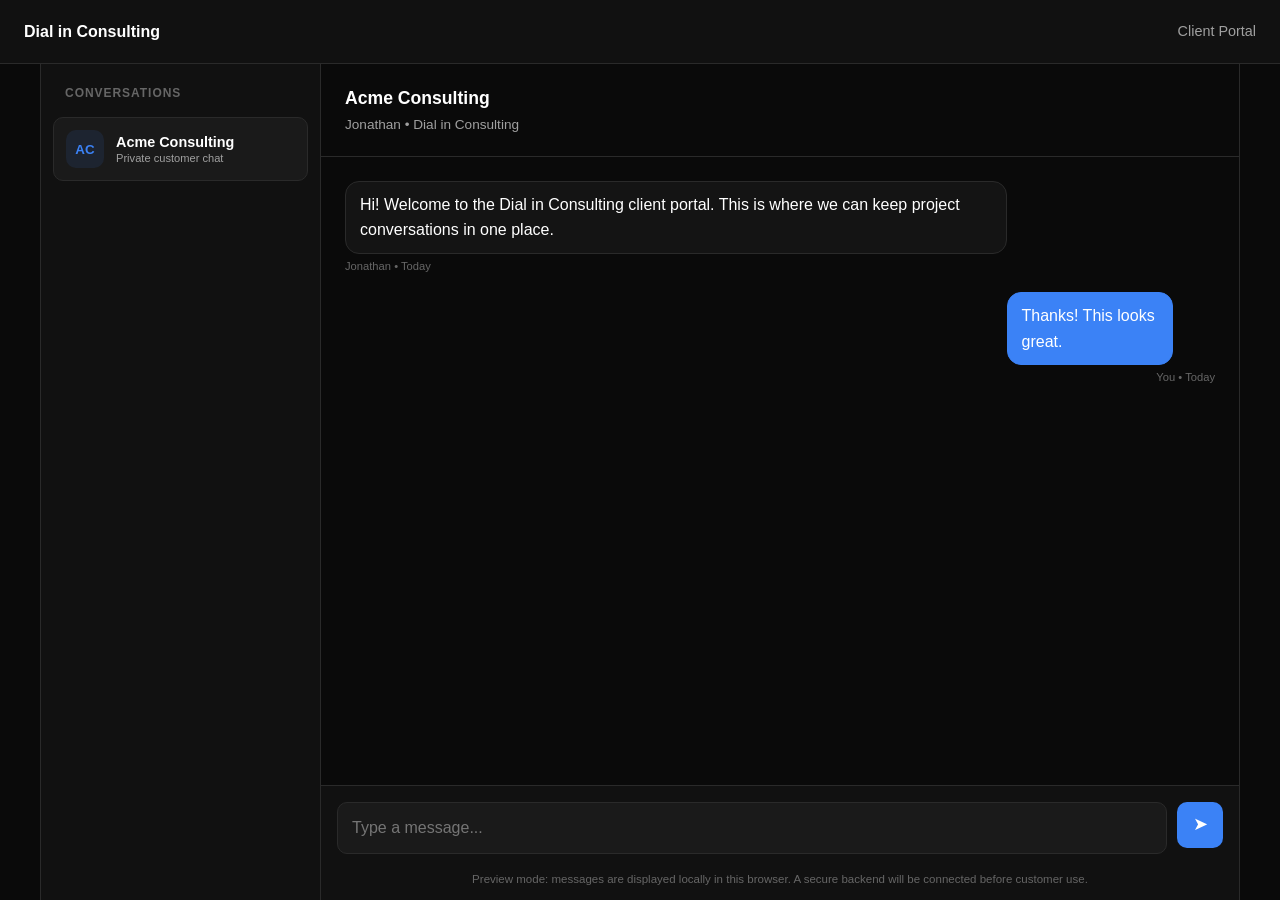
<file: client.html>
<!DOCTYPE html>
<html lang="en">
<head>
<meta charset="UTF-8">
<meta name="viewport" content="width=device-width, initial-scale=1.0">
<meta name="description" content="Dial in Consulting client messaging portal.">
<title>Client Portal | Dial in Consulting</title>
<link rel="stylesheet" href="styles.css">
<link rel="stylesheet" href="client-chat.css">
</head>
<body class="chat-page">
<header class="chat-header">
  <a class="chat-brand" href="index.html">Dial in Consulting</a>
  <span class="chat-status">Client Portal</span>
</header>
<div class="chat-shell">
  <aside class="chat-sidebar">
    <div class="sidebar-title">Conversations</div>
    <button class="conversation active" type="button">
      <span class="avatar">AC</span>
      <span class="conversation-copy"><strong>Acme Consulting</strong><small>Private customer chat</small></span>
    </button>
  </aside>
  <main class="chat-panel">
    <header class="chat-panel-header">
      <div><h1>Acme Consulting</h1><p><span class="online-dot"></span> Jonathan • Dial in Consulting</p></div>
    </header>
    <section class="chat-messages" id="chatMessages" aria-live="polite">
      <div class="message"><div><div class="message-bubble">Hi! Welcome to the Dial in Consulting client portal. This is where we can keep project conversations in one place.</div><div class="message-meta">Jonathan • Today</div></div></div>
      <div class="message mine"><div><div class="message-bubble">Thanks! This looks great.</div><div class="message-meta">You • Today</div></div></div>
    </section>
    <form class="chat-composer" id="chatForm">
      <textarea id="messageInput" rows="1" placeholder="Type a message..." aria-label="Message"></textarea>
      <button class="send-btn" type="submit" aria-label="Send message">➤</button>
    </form>
    <p class="chat-note">Preview mode: messages are displayed locally in this browser. A secure backend will be connected before customer use.</p>
  </main>
</div>
<script src="client-chat.js"></script>
</body>
</html>
</file>
<file: styles.css>
:root {
    --bg-primary: #0a0a0a;
    --bg-secondary: #111111;
    --bg-tertiary: #1a1a1a;
    --bg-card: #141414;
    --text-primary: #ffffff;
    --text-secondary: #a0a0a0;
    --text-muted: #666666;
    --accent: #3b82f6;
    --accent-hover: #2563eb;
    --accent-light: rgba(59, 130, 246, 0.1);
    --border: #2a2a2a;
    --border-light: #333333;
    --success: #22c55e;
    --error: #ef4444;
}

* {
    margin: 0;
    padding: 0;
    box-sizing: border-box;
}

html {
    scroll-behavior: smooth;
}

body {
    font-family: 'Inter', -apple-system, BlinkMacSystemFont, 'Segoe UI', Roboto, sans-serif;
    background-color: var(--bg-primary);
    color: var(--text-primary);
    line-height: 1.6;
}

a {
    color: var(--accent);
    text-decoration: none;
    transition: color 0.3s ease;
}

a:hover {
    color: var(--accent-hover);
}

.container {
    max-width: 1200px;
    margin: 0 auto;
    padding: 0 24px;
}

.section {
    padding: 80px 0;
}

.section-alt {
    background-color: var(--bg-secondary);
}

.section-title {
    font-size: 2.5rem;
    font-weight: 700;
    text-align: center;
    margin-bottom: 16px;
}

.section-subtitle {
    text-align: center;
    color: var(--text-secondary);
    max-width: 600px;
    margin: 0 auto 48px;
    font-size: 1.1rem;
}

.btn {
    display: inline-flex;
    align-items: center;
    justify-content: center;
    padding: 14px 28px;
    font-size: 1rem;
    font-weight: 500;
    border-radius: 8px;
    border: none;
    cursor: pointer;
    transition: all 0.3s ease;
}

.btn-primary {
    background-color: var(--accent);
    color: white;
}

.btn-primary:hover {
    background-color: var(--accent-hover);
    color: white;
    transform: translateY(-2px);
}

.btn-full {
    width: 100%;
}

.navbar {
    position: fixed;
    top: 0;
    left: 0;
    right: 0;
    background-color: rgba(10, 10, 10, 0.95);
    backdrop-filter: blur(10px);
    border-bottom: 1px solid var(--border);
    z-index: 1000;
}

.nav-container {
    max-width: 1200px;
    margin: 0 auto;
    padding: 0 24px;
    display: flex;
    align-items: center;
    justify-content: space-between;
    height: 72px;
}

.logo {
    font-size: 1.25rem;
    font-weight: 700;
    color: var(--text-primary);
}

.logo:hover {
    color: var(--text-primary);
}

.nav-links {
    display: flex;
    list-style: none;
    gap: 32px;
}

.nav-links a {
    color: var(--text-secondary);
    font-weight: 500;
    transition: color 0.3s ease;
}

.nav-links a:hover {
    color: var(--text-primary);
}

.mobile-menu-btn {
    display: none;
    flex-direction: column;
    gap: 5px;
    background: none;
    border: none;
    cursor: pointer;
    padding: 8px;
}

.mobile-menu-btn span {
    width: 24px;
    height: 2px;
    background-color: var(--text-primary);
    transition: all 0.3s ease;
}

.hero {
    min-height: 100vh;
    display: flex;
    align-items: center;
    justify-content: center;
    text-align: center;
    padding: 120px 24px 80px;
    background: linear-gradient(180deg, var(--bg-secondary) 0%, var(--bg-primary) 100%);
}

.hero-content {
    max-width: 800px;
}

.hero h1 {
    font-size: 3.5rem;
    font-weight: 700;
    margin-bottom: 24px;
    line-height: 1.2;
}

.hero p {
    font-size: 1.25rem;
    color: var(--text-secondary);
    margin-bottom: 40px;
    max-width: 600px;
    margin-left: auto;
    margin-right: auto;
}

.services-grid {
    display: grid;
    grid-template-columns: repeat(auto-fit, minmax(280px, 1fr));
    gap: 24px;
}

.service-card {
    background-color: var(--bg-card);
    border: 1px solid var(--border);
    border-radius: 12px;
    padding: 32px;
    transition: all 0.3s ease;
}

.service-card:hover {
    border-color: var(--accent);
    transform: translateY(-4px);
}

.service-icon {
    width: 56px;
    height: 56px;
    background-color: var(--accent-light);
    border-radius: 12px;
    display: flex;
    align-items: center;
    justify-content: center;
    margin-bottom: 20px;
    color: var(--accent);
}

.service-card h3 {
    font-size: 1.25rem;
    margin-bottom: 12px;
}

.service-card p {
    color: var(--text-secondary);
}

.schedule-form-container {
    display: grid;
    grid-template-columns: 1fr 400px;
    gap: 48px;
    align-items: start;
}

.form {
    background-color: var(--bg-card);
    border: 1px solid var(--border);
    border-radius: 12px;
    padding: 32px;
}

.form-group {
    margin-bottom: 20px;
}

.form-group label {
    display: block;
    margin-bottom: 8px;
    font-weight: 500;
    font-size: 0.9rem;
}

.form-group input,
.form-group select,
.form-group textarea {
    width: 100%;
    padding: 12px 16px;
    background-color: var(--bg-tertiary);
    border: 1px solid var(--border);
    border-radius: 8px;
    color: var(--text-primary);
    font-size: 1rem;
    font-family: inherit;
    transition: border-color 0.3s ease;
}

.form-group input:focus,
.form-group select:focus,
.form-group textarea:focus {
    outline: none;
    border-color: var(--accent);
}

.form-group textarea {
    resize: vertical;
    min-height: 100px;
}

.form-group select {
    cursor: pointer;
}

.form-row {
    display: grid;
    grid-template-columns: 1fr 1fr;
    gap: 16px;
}

.schedule-info {
    background-color: var(--bg-card);
    border: 1px solid var(--border);
    border-radius: 12px;
    padding: 32px;
}

.schedule-info h3 {
    font-size: 1.25rem;
    margin-bottom: 24px;
}

.info-list {
    list-style: none;
}

.info-list li {
    display: flex;
    align-items: flex-start;
    gap: 12px;
    margin-bottom: 16px;
    color: var(--text-secondary);
}

.info-icon {
    color: var(--success);
    flex-shrink: 0;
    margin-top: 2px;
}

.contact-grid {
    display: grid;
    grid-template-columns: 1fr 350px;
    gap: 48px;
}

.contact-info {
    display: flex;
    flex-direction: column;
    gap: 24px;
}

.contact-card {
    background-color: var(--bg-card);
    border: 1px solid var(--border);
    border-radius: 12px;
    padding: 24px;
}

.contact-card h3 {
    font-size: 1.1rem;
    margin-bottom: 8px;
}

.contact-card p {
    color: var(--text-secondary);
    margin-bottom: 12px;
}

.email-link {
    font-size: 1.1rem;
    font-weight: 500;
}

.resources-tabs {
    display: flex;
    justify-content: center;
    gap: 8px;
    margin-bottom: 48px;
    flex-wrap: wrap;
}

.tab-btn {
    padding: 12px 24px;
    background-color: transparent;
    border: 1px solid var(--border);
    border-radius: 8px;
    color: var(--text-secondary);
    font-size: 1rem;
    font-weight: 500;
    cursor: pointer;
    transition: all 0.3s ease;
}

.tab-btn:hover {
    border-color: var(--text-muted);
    color: var(--text-primary);
}

.tab-btn.active {
    background-color: var(--accent);
    border-color: var(--accent);
    color: white;
}

.tab-content {
    display: none;
}

.tab-content.active {
    display: block;
}

.tools-grid {
    display: grid;
    grid-template-columns: repeat(auto-fill, minmax(320px, 1fr));
    gap: 20px;
}

.tool-card {
    background-color: var(--bg-card);
    border: 1px solid var(--border);
    border-radius: 12px;
    padding: 24px;
    transition: all 0.3s ease;
}

.tool-card:hover {
    border-color: var(--accent);
}

.tool-header {
    display: flex;
    align-items: center;
    justify-content: space-between;
    margin-bottom: 12px;
}

.tool-header h4 {
    font-size: 1.1rem;
}

.tool-badge {
    font-size: 0.75rem;
    padding: 4px 8px;
    background-color: var(--accent-light);
    color: var(--accent);
    border-radius: 4px;
    font-weight: 500;
}

.tool-card p {
    color: var(--text-secondary);
    font-size: 0.95rem;
    margin-bottom: 16px;
}

.tool-link {
    display: inline-block;
    font-weight: 500;
}

.footer {
    background-color: var(--bg-secondary);
    border-top: 1px solid var(--border);
    padding: 64px 0 32px;
}

.footer-content {
    display: grid;
    grid-template-columns: 2fr 1fr 1fr;
    gap: 48px;
    margin-bottom: 48px;
}

.footer-brand h3 {
    font-size: 1.25rem;
    margin-bottom: 12px;
}

.footer-brand p {
    color: var(--text-secondary);
}

.footer-links h4,
.footer-contact h4 {
    font-size: 1rem;
    margin-bottom: 16px;
}

.footer-links ul {
    list-style: none;
}

.footer-links li {
    margin-bottom: 8px;
}

.footer-links a,
.footer-contact a {
    color: var(--text-secondary);
}

.footer-links a:hover {
    color: var(--text-primary);
}

.footer-bottom {
    padding-top: 32px;
    border-top: 1px solid var(--border);
    text-align: center;
    color: var(--text-muted);
}

.modal {
    display: none;
    position: fixed;
    top: 0;
    left: 0;
    right: 0;
    bottom: 0;
    background-color: rgba(0, 0, 0, 0.8);
    align-items: center;
    justify-content: center;
    z-index: 2000;
    padding: 24px;
}

.modal.show {
    display: flex;
}

.modal-content {
    background-color: var(--bg-card);
    border: 1px solid var(--border);
    border-radius: 16px;
    padding: 48px;
    max-width: 400px;
    width: 100%;
    text-align: center;
}

.modal-icon {
    margin-bottom: 24px;
}

.modal-icon.success {
    color: var(--success);
}

.modal-icon.error {
    color: var(--error);
}

.modal-content h3 {
    font-size: 1.5rem;
    margin-bottom: 12px;
}

.modal-content p {
    color: var(--text-secondary);
    margin-bottom: 24px;
}

@media (max-width: 1024px) {
    .schedule-form-container {
        grid-template-columns: 1fr;
    }

    .contact-grid {
        grid-template-columns: 1fr;
    }

    .footer-content {
        grid-template-columns: 1fr 1fr;
    }
}

@media (max-width: 768px) {
    .mobile-menu-btn {
        display: flex;
    }

    .nav-links {
        display: none;
        position: absolute;
        top: 72px;
        left: 0;
        right: 0;
        background-color: var(--bg-secondary);
        flex-direction: column;
        padding: 24px;
        gap: 16px;
        border-bottom: 1px solid var(--border);
    }

    .nav-links.active {
        display: flex;
    }

    .hero h1 {
        font-size: 2.5rem;
    }

    .section-title {
        font-size: 2rem;
    }

    .form-row {
        grid-template-columns: 1fr;
    }

    .footer-content {
        grid-template-columns: 1fr;
        gap: 32px;
    }

    .resources-tabs {
        gap: 8px;
    }

    .tab-btn {
        padding: 10px 16px;
        font-size: 0.9rem;
    }
}

@media (max-width: 480px) {
    .hero h1 {
        font-size: 2rem;
    }

    .hero p {
        font-size: 1rem;
    }

    .services-grid,
    .tools-grid {
        grid-template-columns: 1fr;
    }

    .section {
        padding: 60px 0;
    }
}


/* Calendly embedded scheduler */
.calendly-inline-widget {
    width: 100%;
    min-width: 320px;
    height: 700px;
    overflow: hidden;
    border-radius: 12px;
}


/* Conversion-focused CTA sections */
.cta-section {
    padding: 56px 0;
    background: linear-gradient(135deg, var(--bg-tertiary) 0%, var(--bg-secondary) 100%);
    border-top: 1px solid var(--border);
    border-bottom: 1px solid var(--border);
}

.cta-content {
    display: flex;
    align-items: center;
    justify-content: space-between;
    gap: 32px;
    max-width: 1000px;
    margin: 0 auto;
}

.cta-content h2 {
    font-size: 2rem;
    margin-bottom: 8px;
}

.cta-content p {
    color: var(--text-secondary);
    margin: 0;
    max-width: 650px;
}

@media (max-width: 768px) {
    .cta-content {
        flex-direction: column;
        align-items: flex-start;
    }

    .cta-content .btn {
        width: 100%;
    }
}


/* Accessibility improvements */
:focus-visible {
    outline: 3px solid var(--accent);
    outline-offset: 3px;
}

.btn:focus-visible,
.tab-btn:focus-visible,
.mobile-menu-btn:focus-visible,
a:focus-visible,
input:focus-visible,
textarea:focus-visible,
select:focus-visible {
    outline: 3px solid var(--accent);
    outline-offset: 3px;
}

@media (prefers-reduced-motion: reduce) {
    html {
        scroll-behavior: auto;
    }

    *, *::before, *::after {
        animation-duration: 0.01ms !important;
        animation-iteration-count: 1 !important;
        transition-duration: 0.01ms !important;
        scroll-behavior: auto !important;
    }
}


/* Resources lead-generation CTA */
.resources-cta { display:flex; align-items:center; justify-content:space-between; gap:32px; margin-top:48px; padding:32px; background-color:var(--bg-card); border:1px solid var(--border); border-radius:12px; }
.resources-cta h3 { font-size:1.35rem; margin-bottom:8px; }
.resources-cta p { color:var(--text-secondary); margin:0; max-width:700px; }
@media (max-width:768px) { .resources-cta { flex-direction:column; align-items:flex-start; } .resources-cta .btn { width:100%; } }


/* Subtle visual polish and entrance animations */
@keyframes fade-up {
    from {
        opacity: 0;
        transform: translateY(18px);
    }
    to {
        opacity: 1;
        transform: translateY(0);
    }
}

.hero-content {
    animation: fade-up 0.7s ease-out both;
}

.services-grid .service-card,
.contact-card,
.tool-card {
    animation: fade-up 0.6s ease-out both;
}

.services-grid .service-card:nth-child(2) { animation-delay: 0.08s; }
.services-grid .service-card:nth-child(3) { animation-delay: 0.16s; }
.services-grid .service-card:nth-child(4) { animation-delay: 0.24s; }

.service-card:hover,
.tool-card:hover {
    transition: transform 0.25s ease, border-color 0.25s ease, box-shadow 0.25s ease;
}

.service-card:hover {
    box-shadow: 0 12px 30px rgba(0, 0, 0, 0.2);
}

.tool-card:hover {
    box-shadow: 0 8px 24px rgba(0, 0, 0, 0.16);
}

.cta-section .cta-content {
    animation: fade-up 0.6s ease-out both;
}

@media (prefers-reduced-motion: reduce) {
    .hero-content,
    .services-grid .service-card,
    .contact-card,
    .tool-card,
    .cta-section .cta-content {
        animation: none;
    }
}


/* Transparent custom project pricing */
.pricing-grid {
    display: grid;
    grid-template-columns: repeat(3, minmax(0, 1fr));
    gap: 24px;
    align-items: stretch;
}
.pricing-card,
.custom-pricing-card {
    background: var(--bg-card);
    border: 1px solid var(--border);
    border-radius: 12px;
    padding: 30px;
}
.pricing-card {
    display: flex;
    flex-direction: column;
}
.pricing-card-featured {
    border-color: var(--accent);
    box-shadow: 0 0 0 1px var(--accent-light);
}
.pricing-label {
    color: var(--accent);
    font-size: 0.9rem;
    font-weight: 600;
    letter-spacing: 0.02em;
}
.pricing-card h3 {
    font-size: 2.5rem;
    line-height: 1.2;
    margin: 12px 0;
}
.pricing-card h3 span {
    color: var(--accent);
}
.pricing-card p,
.custom-pricing-card p {
    color: var(--text-secondary);
}
.pricing-card ul,
.pricing-notes ul {
    list-style: none;
    margin-top: 20px;
}
.pricing-card li,
.pricing-notes li {
    color: var(--text-secondary);
    margin: 10px 0;
    padding-left: 24px;
    position: relative;
}
.pricing-card li::before,
.pricing-notes li::before {
    content: "✓";
    color: var(--success);
    position: absolute;
    left: 0;
    font-weight: 700;
}
.pricing-notes {
    display: flex;
    align-items: center;
    justify-content: space-between;
    gap: 32px;
    margin-top: 28px;
    padding: 30px;
    background: var(--bg-tertiary);
    border: 1px solid var(--border);
    border-radius: 12px;
}
.pricing-notes h3 {
    font-size: 1.25rem;
}
.pricing-notes ul {
    margin-top: 10px;
}
.custom-pricing-grid {
    display: grid;
    grid-template-columns: repeat(3, minmax(0, 1fr));
    gap: 24px;
}
.custom-pricing-card h3 {
    font-size: 1.15rem;
    margin-bottom: 10px;
}
.custom-pricing-callout {
    margin-top: 24px;
    padding: 28px 30px;
    background: var(--bg-card);
    border: 1px solid var(--border);
    border-radius: 12px;
}
.custom-pricing-callout p {
    color: var(--text-secondary);
    margin-bottom: 14px;
}
@media (max-width: 900px) {
    .pricing-grid,
    .custom-pricing-grid {
        grid-template-columns: 1fr;
    }
    .pricing-notes {
        align-items: flex-start;
        flex-direction: column;
    }
    .pricing-notes .btn {
        width: 100%;
    }
}
</file>
<file: client-chat.css>
.chat-page { min-height: 100vh; background: var(--bg-primary); }
.chat-header { height: 64px; display:flex; align-items:center; justify-content:space-between; padding:0 24px; border-bottom:1px solid var(--border); background:var(--bg-secondary); }
.chat-brand { color:var(--text-primary); font-weight:700; }
.chat-status { color:var(--text-secondary); font-size:.9rem; }
.chat-shell { max-width:1200px; height:calc(100vh - 64px); margin:0 auto; display:grid; grid-template-columns:280px 1fr; border-left:1px solid var(--border); border-right:1px solid var(--border); }
.chat-sidebar { background:var(--bg-secondary); border-right:1px solid var(--border); padding:20px 12px; }
.sidebar-title { padding:0 12px 14px; color:var(--text-muted); text-transform:uppercase; font-size:.75rem; font-weight:700; letter-spacing:.08em; }
.conversation { width:100%; display:flex; align-items:center; gap:12px; padding:12px; border:1px solid transparent; border-radius:10px; background:transparent; color:var(--text-primary); text-align:left; cursor:pointer; }
.conversation.active, .conversation:hover { background:var(--bg-tertiary); border-color:var(--border); }
.avatar { width:38px; height:38px; display:grid; place-items:center; flex:none; border-radius:10px; background:var(--accent-light); color:var(--accent); font-weight:700; }
.conversation-copy { min-width:0; display:flex; flex-direction:column; gap:2px; }
.conversation-copy strong { font-size:.9rem; white-space:nowrap; overflow:hidden; text-overflow:ellipsis; }
.conversation-copy small { color:var(--text-secondary); white-space:nowrap; overflow:hidden; text-overflow:ellipsis; }
.chat-panel { min-width:0; display:flex; flex-direction:column; background:var(--bg-primary); }
.chat-panel-header { display:flex; align-items:center; justify-content:space-between; padding:20px 24px; border-bottom:1px solid var(--border); }
.chat-panel-header h1 { font-size:1.1rem; margin-bottom:2px; }
.chat-panel-header p { color:var(--text-secondary); font-size:.85rem; }
.online-dot { width:10px; height:10px; border-radius:50%; background:var(--success); }
.chat-messages { flex:1; overflow-y:auto; padding:24px; }
.empty-chat { height:100%; display:grid; place-content:center; text-align:center; color:var(--text-secondary); }
.empty-icon { font-size:2.5rem; margin-bottom:10px; }
.empty-chat h2 { color:var(--text-primary); font-size:1.2rem; margin-bottom:6px; }
.chat-composer { display:flex; gap:10px; padding:16px; border-top:1px solid var(--border); background:var(--bg-secondary); }
.chat-composer textarea { flex:1; resize:none; min-height:46px; max-height:140px; padding:12px 14px; border:1px solid var(--border); border-radius:10px; background:var(--bg-tertiary); color:var(--text-primary); font:inherit; }
.chat-composer textarea:focus { outline:none; border-color:var(--accent); }
.send-btn { width:46px; height:46px; border:0; border-radius:10px; background:var(--accent); color:#fff; cursor:pointer; font-size:1.1rem; }
.send-btn:hover { background:var(--accent-hover); }
.chat-note { padding:0 16px 12px; margin:0; background:var(--bg-secondary); color:var(--text-muted); font-size:.72rem; text-align:center; }
.message { display:flex; margin-bottom:16px; }
.message.mine { justify-content:flex-end; }
.message-bubble { max-width:min(680px,80%); padding:10px 14px; border-radius:14px; background:var(--bg-card); border:1px solid var(--border); white-space:pre-wrap; overflow-wrap:anywhere; }
.message.mine .message-bubble { background:var(--accent); border-color:var(--accent); }
.message-meta { margin-top:4px; color:var(--text-muted); font-size:.7rem; }
.message.mine .message-meta { text-align:right; }
@media (max-width:700px) {
  .chat-shell { grid-template-columns:1fr; height:calc(100vh - 64px); }
  .chat-sidebar { display:none; }
  .chat-messages { padding:16px; }
  .chat-panel-header { padding:16px; }
}
</file>
